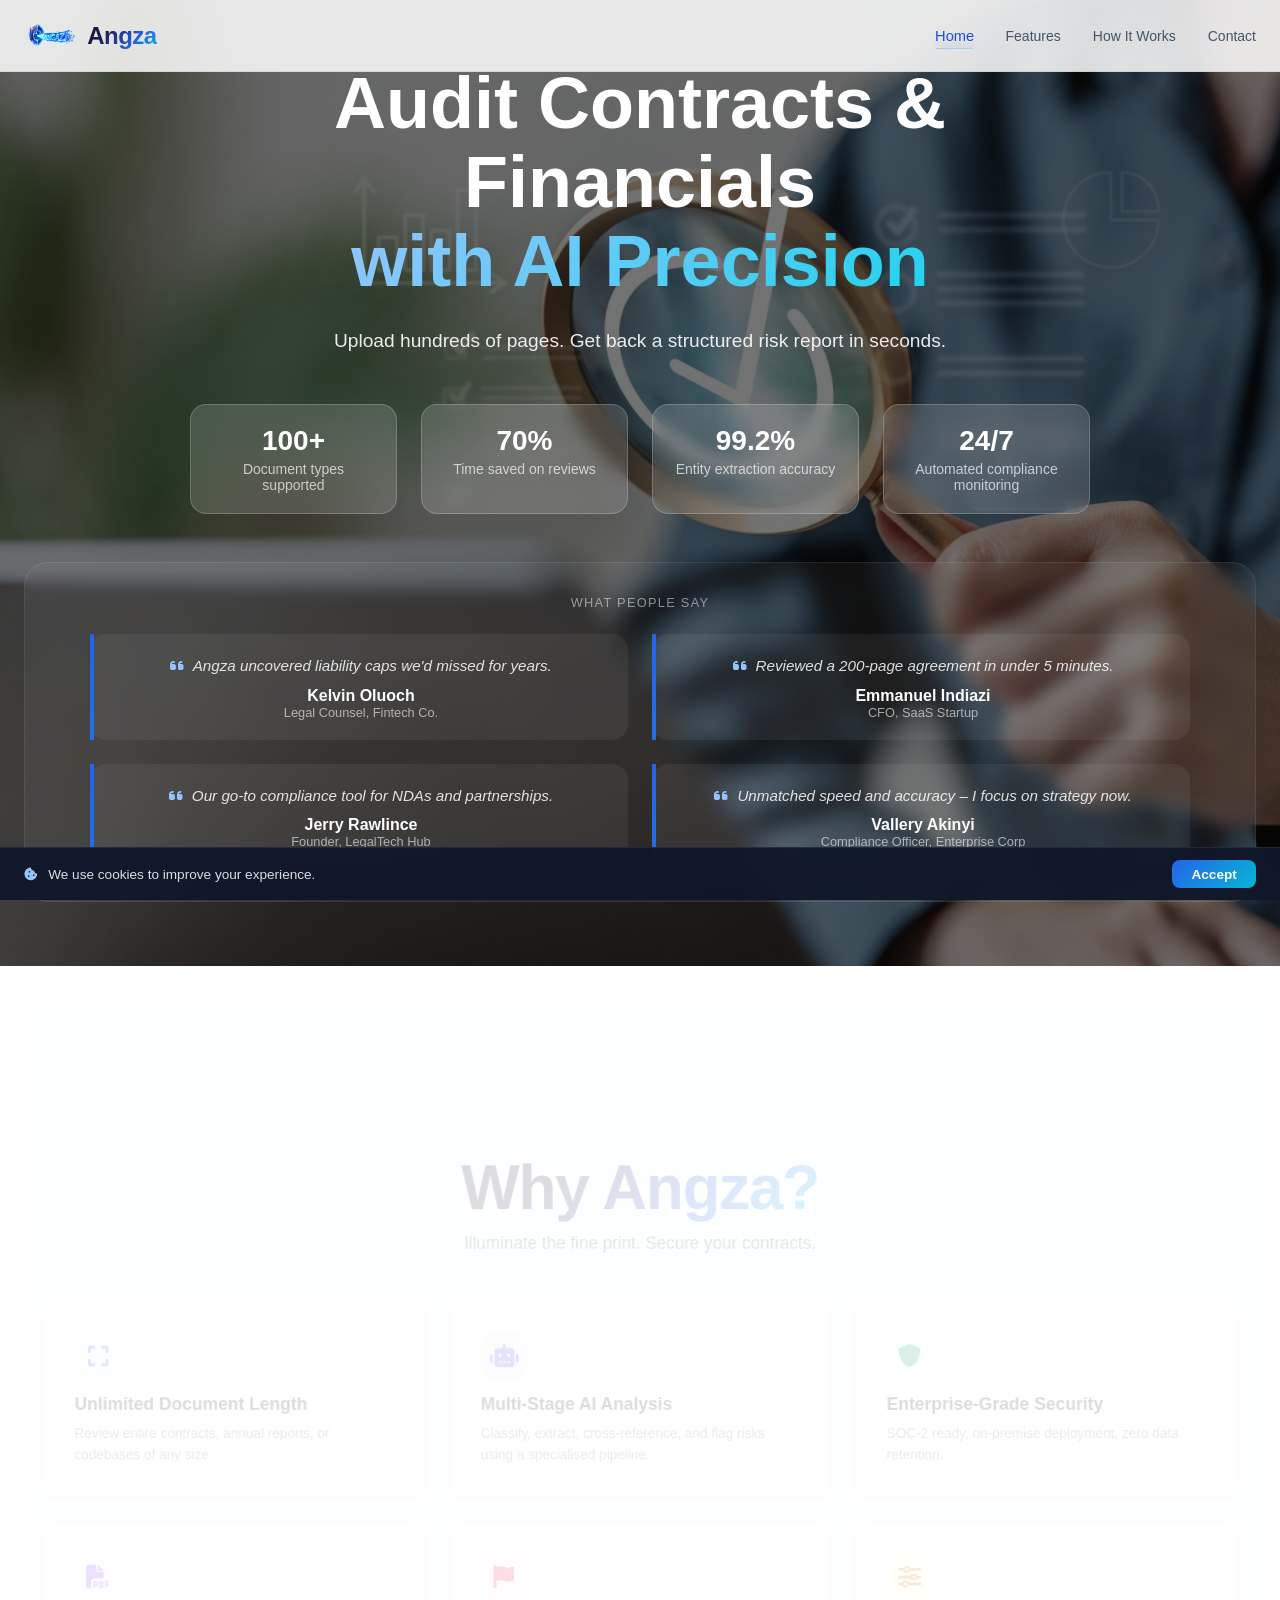
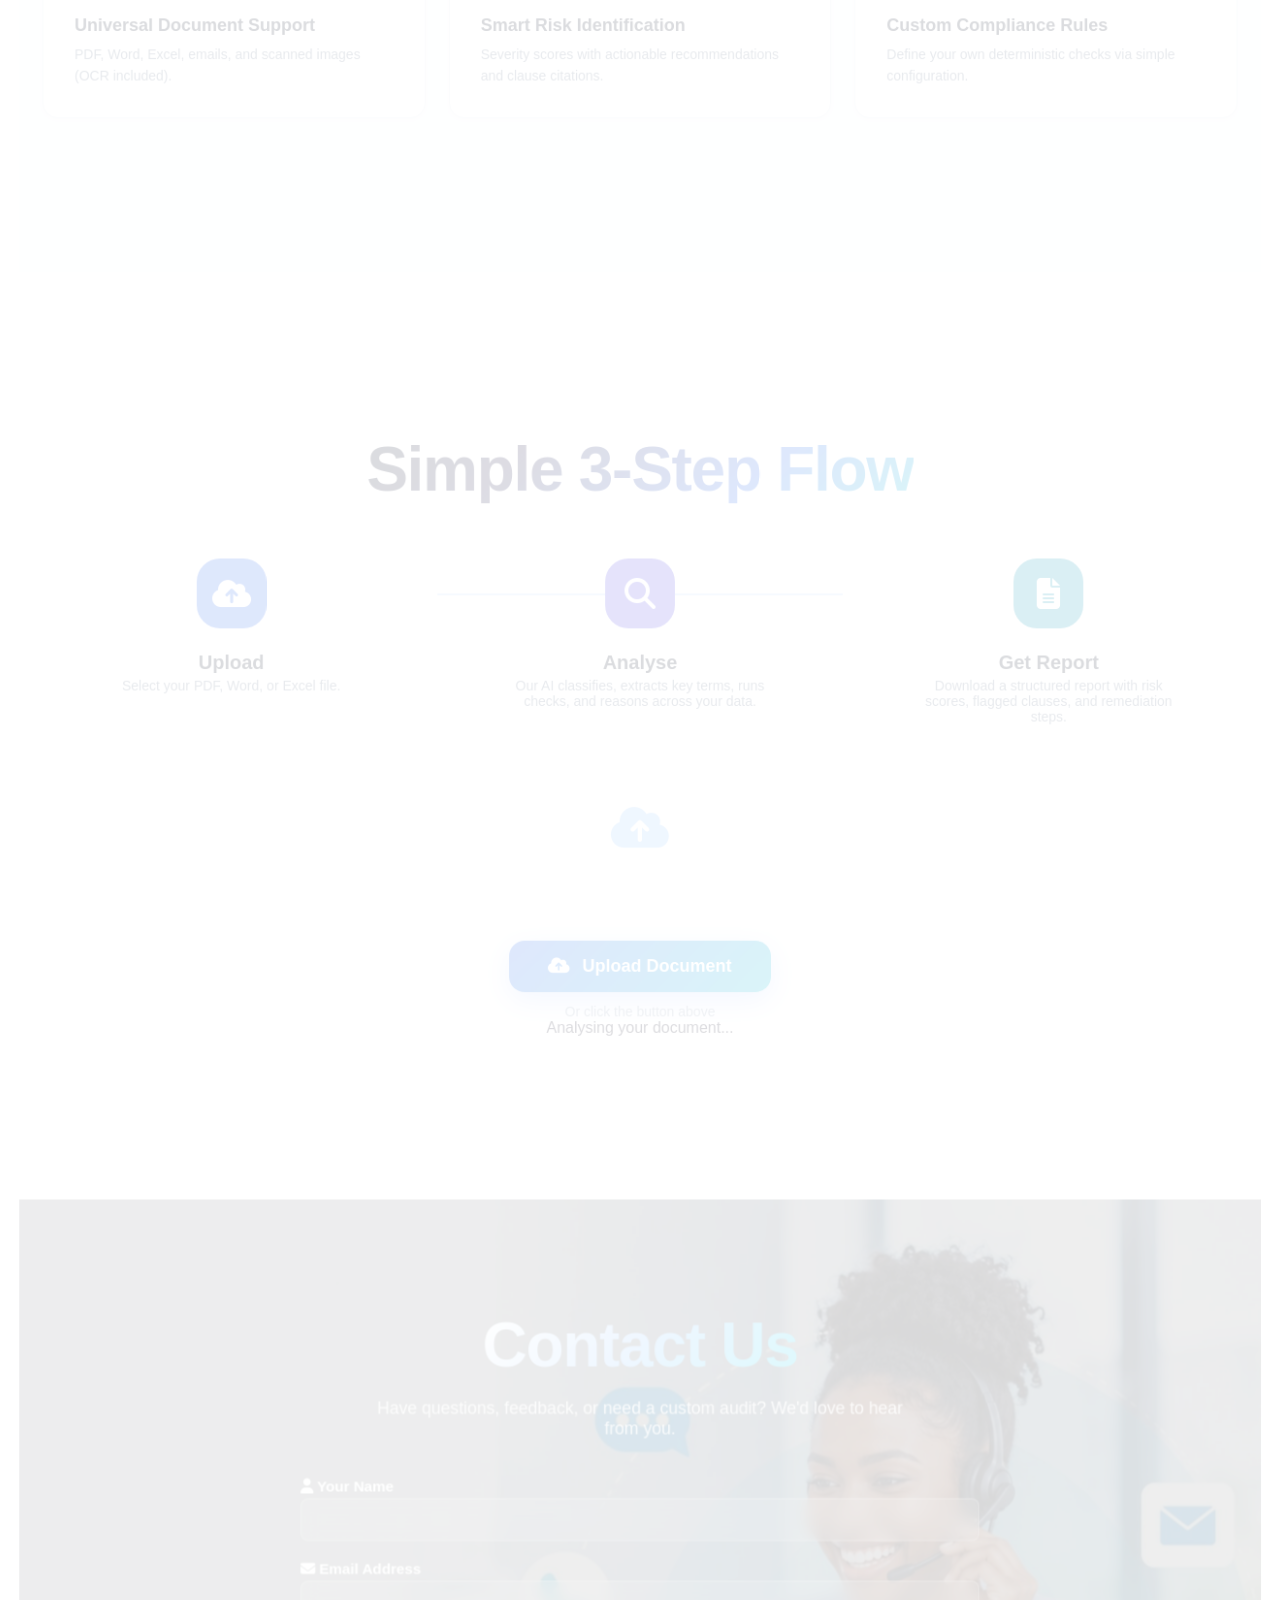
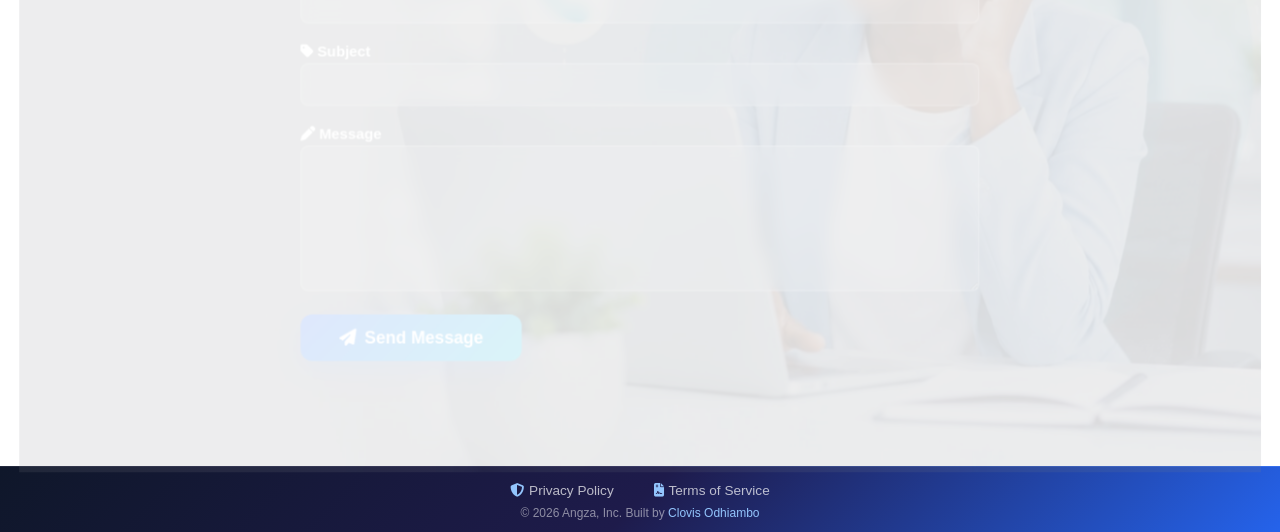
<file: frontend/index.html>
<!DOCTYPE html>
<html lang="en">
<head>
    <meta charset="UTF-8" />
    <meta name="viewport" content="width=device-width, initial-scale=1.0" />
    <meta http-equiv="Content-Security-Policy" content="default-src 'self'; script-src 'self' https://cdnjs.cloudflare.com; style-src 'self' https://cdnjs.cloudflare.com https://cdn.tailwindcss.com; img-src 'self' data:; font-src 'self' https://cdnjs.cloudflare.com; connect-src 'self' https://angza-backend.onrender.com http://localhost:8000;">
    <title>Angza – AI Auditor for Enterprises</title>
    <link rel="icon" href="assets/favicon.ico" type="image/x-icon" />
    <link rel="stylesheet" href="https://cdnjs.cloudflare.com/ajax/libs/font-awesome/6.5.0/css/all.min.css" />
    <link rel="stylesheet" href="css/style.css" />
</head>
<body>

    <!-- ========== NAVIGATION ========== -->
    <header class="glass-nav">
        <div class="nav-inner">
            <div class="brand">
                <img src="assets/logo.png" alt="Angza" />
                <span class="brand-name">Angza</span>
            </div>
            <button class="menu-toggle" id="menuToggle" aria-label="Toggle navigation">
                <i class="fas fa-bars"></i>
            </button>
            <div class="nav-menu" id="navMenu">
                <button class="nav-link active" data-section="home">Home</button>
                <button class="nav-link" data-section="features">Features</button>
                <button class="nav-link" data-section="how-it-works">How It Works</button>
                <button class="nav-link" data-section="contact">Contact</button>
            </div>
        </div>
    </header>

    <!-- ========== HOME ========== -->
    <section id="home" class="page active">
        <div class="hero-bg">
            <div class="hero-overlay"></div>
            <div class="hero-content">
                <div class="text-center">
                    <h1>Audit Contracts &amp; Financials <br /><span class="gradient-text">with AI Precision</span></h1>
                    <p>Upload hundreds of pages. Get back a structured risk report in seconds.</p>
                    <div class="hero-stats">
                        <div class="stat-card"><div class="number">100+</div><div class="label">Document types supported</div></div>
                        <div class="stat-card"><div class="number">70%</div><div class="label">Time saved on reviews</div></div>
                        <div class="stat-card"><div class="number">99.2%</div><div class="label">Entity extraction accuracy</div></div>
                        <div class="stat-card"><div class="number">24/7</div><div class="label">Automated compliance monitoring</div></div>
                    </div>
                    <div class="testimonials">
                        <div class="testimonials-header">What people say</div>
                        <div class="testimonials-grid">
                            <div class="testimonial-card">
                                <div class="quote"><i class="fas fa-quote-left"></i> Angza uncovered liability caps we'd missed for years.</div>
                                <div class="author">Kelvin Oluoch</div>
                                <div class="role">Legal Counsel, Fintech Co.</div>
                            </div>
                            <div class="testimonial-card">
                                <div class="quote"><i class="fas fa-quote-left"></i> Reviewed a 200‑page agreement in under 5 minutes.</div>
                                <div class="author">Emmanuel Indiazi</div>
                                <div class="role">CFO, SaaS Startup</div>
                            </div>
                            <div class="testimonial-card">
                                <div class="quote"><i class="fas fa-quote-left"></i> Our go‑to compliance tool for NDAs and partnerships.</div>
                                <div class="author">Jerry Rawlince</div>
                                <div class="role">Founder, LegalTech Hub</div>
                            </div>
                            <div class="testimonial-card">
                                <div class="quote"><i class="fas fa-quote-left"></i> Unmatched speed and accuracy – I focus on strategy now.</div>
                                <div class="author">Vallery Akinyi</div>
                                <div class="role">Compliance Officer, Enterprise Corp</div>
                            </div>
                        </div>
                    </div>
                </div>
            </div>
        </div>
    </section>

    <!-- ========== FEATURES ========== -->
    <section id="features" class="page features-section">
        <div class="container">
            <div class="text-center"><h2 class="section-title-hero">Why Angza?</h2><p class="section-subtitle">Illuminate the fine print. Secure your contracts.</p></div>
            <div class="features-grid">
                <div class="feature-card"><div class="feature-icon blue"><i class="fas fa-expand"></i></div><h3>Unlimited Document Length</h3><p>Review entire contracts, annual reports, or codebases of any size.</p></div>
                <div class="feature-card"><div class="feature-icon indigo"><i class="fas fa-robot"></i></div><h3>Multi-Stage AI Analysis</h3><p>Classify, extract, cross-reference, and flag risks using a specialised pipeline.</p></div>
                <div class="feature-card"><div class="feature-icon emerald"><i class="fas fa-shield"></i></div><h3>Enterprise-Grade Security</h3><p>SOC-2 ready, on-premise deployment, zero data retention.</p></div>
                <div class="feature-card"><div class="feature-icon purple"><i class="fas fa-file-pdf"></i></div><h3>Universal Document Support</h3><p>PDF, Word, Excel, emails, and scanned images (OCR included).</p></div>
                <div class="feature-card"><div class="feature-icon rose"><i class="fas fa-flag"></i></div><h3>Smart Risk Identification</h3><p>Severity scores with actionable recommendations and clause citations.</p></div>
                <div class="feature-card"><div class="feature-icon amber"><i class="fas fa-sliders-h"></i></div><h3>Custom Compliance Rules</h3><p>Define your own deterministic checks via simple configuration.</p></div>
            </div>
        </div>
    </section>

    <!-- ========== HOW IT WORKS ========== -->
    <section id="how-it-works" class="page how-section">
        <div class="container">
            <div class="text-center"><h2 class="section-title-hero">Simple 3‑Step Flow</h2></div>
            <div class="steps-grid">
                <div class="step-connector"></div>
                <div class="step-item"><div class="step-icon upload"><i class="fas fa-cloud-upload-alt"></i></div><h3>Upload</h3><p>Select your PDF, Word, or Excel file.</p></div>
                <div class="step-item"><div class="step-icon analyse"><i class="fas fa-search"></i></div><h3>Analyse</h3><p>Our AI classifies, extracts key terms, runs checks, and reasons across your data.</p></div>
                <div class="step-item"><div class="step-icon report"><i class="fas fa-file-alt"></i></div><h3>Get Report</h3><p>Download a structured report with risk scores, flagged clauses, and remediation steps.</p></div>
            </div>
            <div class="upload-area">
                <div class="drop-zone" id="dropZone"><i class="fas fa-cloud-upload-alt"></i><p>Drop your document here, or click to browse</p><span class="drop-hint">Supports PDF, Word, Excel, TXT</span></div>
                <input type="file" id="fileInput" class="hidden" accept=".pdf,.doc,.docx,.xls,.xlsx,.txt" />
                <div class="upload-preview" id="uploadPreview"><i class="fas fa-file file-icon"></i><span class="file-name" id="fileName">file.pdf</span><span class="file-size" id="fileSize">12.4 KB</span><button class="file-remove" id="fileRemove"><i class="fas fa-times"></i></button></div>
                <button id="uploadBtn" class="btn-upload" style="margin-top:0.5rem;"><i class="fas fa-cloud-upload-alt"></i> Upload Document</button>
                <p class="upload-hint">Or click the button above</p>
                <div id="loading"><div class="spinner"></div><p>Analysing your document...</p></div>
                <div id="results"></div>
                <div id="downloadSection"><h4><i class="fas fa-download"></i> Download Report</h4><div class="download-buttons"><button id="downloadPdf" class="btn-download pdf"><i class="fas fa-file-pdf"></i> PDF</button><button id="downloadExcel" class="btn-download excel"><i class="fas fa-file-excel"></i> Excel</button><button id="downloadJson" class="btn-download json"><i class="fas fa-file-code"></i> JSON</button></div><p>Download the audit report in your preferred format.</p></div>
            </div>
        </div>
    </section>

    <!-- ========== CONTACT ========== -->
    <section id="contact" class="page contact-section">
        <div class="contact-overlay"></div>
        <div class="container">
            <div class="text-center"><h2 class="section-title-hero">Contact Us</h2><p class="section-subtitle">Have questions, feedback, or need a custom audit? We'd love to hear from you.</p></div>
            <form class="contact-form" action="https://api.staticforms.dev/submit" method="post" id="contactForm">
                <input type="hidden" name="apiKey" value="sf_dfdd7993f0b99fbdbc81967e">
                <input type="hidden" name="redirectTo" value="">
                <label for="name"><i class="fas fa-user"></i> Your Name</label><input type="text" id="name" name="name" required />
                <label for="email"><i class="fas fa-envelope"></i> Email Address</label><input type="email" id="email" name="email" required />
                <label for="subject"><i class="fas fa-tag"></i> Subject</label><input type="text" id="subject" name="subject" />
                <label for="message"><i class="fas fa-pen"></i> Message</label><textarea id="message" name="message" required></textarea>
                <button type="submit" class="btn-submit" id="submitBtn"><i class="fas fa-paper-plane"></i> Send Message</button>
            </form>
            <div id="formSuccess" class="form-success"><i class="fas fa-check-circle"></i> Thank you! Your message has been sent.</div>
            <div id="formError" class="form-error"><i class="fas fa-exclamation-circle"></i> Something went wrong. Please try again.</div>
        </div>
    </section>

    <!-- ========== FOOTER ========== -->
    <footer class="site-footer">
        <div class="footer-links">
            <button class="nav-link-footer" id="privacyLink"><i class="fas fa-shield-alt"></i> Privacy Policy</button>
            <button class="nav-link-footer" id="termsLink"><i class="fas fa-file-contract"></i> Terms of Service</button>
        </div>
        <div class="footer-copy">&copy; 2026 Angza, Inc. Built by <span class="highlight">Clovis Odhiambo</span></div>
    </footer>

    <!-- ========== PRIVACY POLICY MODAL ========== -->
    <div class="modal-overlay" id="privacyModal">
        <div class="modal-box">
            <button class="modal-close" id="privacyClose">&times;</button>
            <h2><i class="fas fa-shield-alt"></i> Privacy Policy</h2>
            <p class="legal-meta"><strong>Last updated:</strong> August 2026</p>
            <p>Angza ("we", "our", "us") respects your privacy. This policy explains how we handle your data.</p>
            <h3>Data We Collect</h3>
            <ul>
                <li><strong>Uploaded Documents:</strong> We process the content of your documents in memory to generate audit reports. We do <strong>not</strong> store them permanently. They are deleted immediately after the audit is completed.</li>
                <li><strong>Contact Information:</strong> If you use the contact form, we collect your name, email, and message solely to respond to your inquiry.</li>
            </ul>
            <h3>How We Use Your Data</h3>
            <ul>
                <li>To provide and improve the audit service.</li>
                <li>To respond to your messages and support requests.</li>
                <li>To monitor usage and prevent abuse.</li>
            </ul>
            <h3>Data Sharing</h3>
            <p>We do <strong>not</strong> share your personal data or document content with third parties, except as required by law.</p>
            <h3>Data Retention</h3>
            <ul>
                <li>Uploaded documents are <strong>deleted immediately</strong> after the audit.</li>
                <li>Contact form submissions are retained for up to 30 days and then deleted.</li>
            </ul>
            <h3>Your Rights</h3>
            <ul>
                <li>Request access to your data.</li>
                <li>Ask us to correct or delete your personal data.</li>
                <li>Withdraw consent at any time.</li>
            </ul>
            <p>Contact: <strong>clovisodhiambo44@gmail.com</strong></p>
        </div>
    </div>

    <!-- ========== TERMS OF SERVICE MODAL ========== -->
    <div class="modal-overlay" id="termsModal">
        <div class="modal-box">
            <button class="modal-close" id="termsClose">&times;</button>
            <h2><i class="fas fa-file-contract"></i> Terms of Service</h2>
            <p class="legal-meta"><strong>Last updated:</strong> August 2026</p>
            <p>By using Angza ("we", "our", "us"), you agree to the following terms.</p>
            <h3>Acceptance of Terms</h3>
            <p>By accessing or using our service, you agree to be bound by these terms.</p>
            <h3>Description of Service</h3>
            <p>Angza provides an AI‑powered contract and financial document auditing tool. The service is provided "as is" and does not constitute legal advice.</p>
            <h3>User Responsibilities</h3>
            <ul>
                <li>You are responsible for the content you upload.</li>
                <li>You must not upload illegal or harmful content.</li>
                <li>You agree not to misuse the service.</li>
            </ul>
            <h3>Disclaimer of Warranties</h3>
            <p>The service is provided "as is". We do not guarantee error‑free results.</p>
            <h3>Limitation of Liability</h3>
            <p>Angza is not liable for indirect, incidental, or consequential damages.</p>
            <h3>Changes to Terms</h3>
            <p>We may update these terms at any time. Continued use constitutes acceptance.</p>
            <p>Contact: <strong>clovisodhiambo44@gmail.com</strong></p>
        </div>
    </div>

    <!-- ========== COOKIE BANNER ========== -->
    <div class="cookie-banner" id="cookieBanner">
        <p><i class="fas fa-cookie-bite"></i> We use cookies to improve your experience.</p>
        <button class="btn-cookie" id="cookieAccept">Accept</button>
    </div>

    <script src="js/app.js"></script>
</body>
</html>
</file>
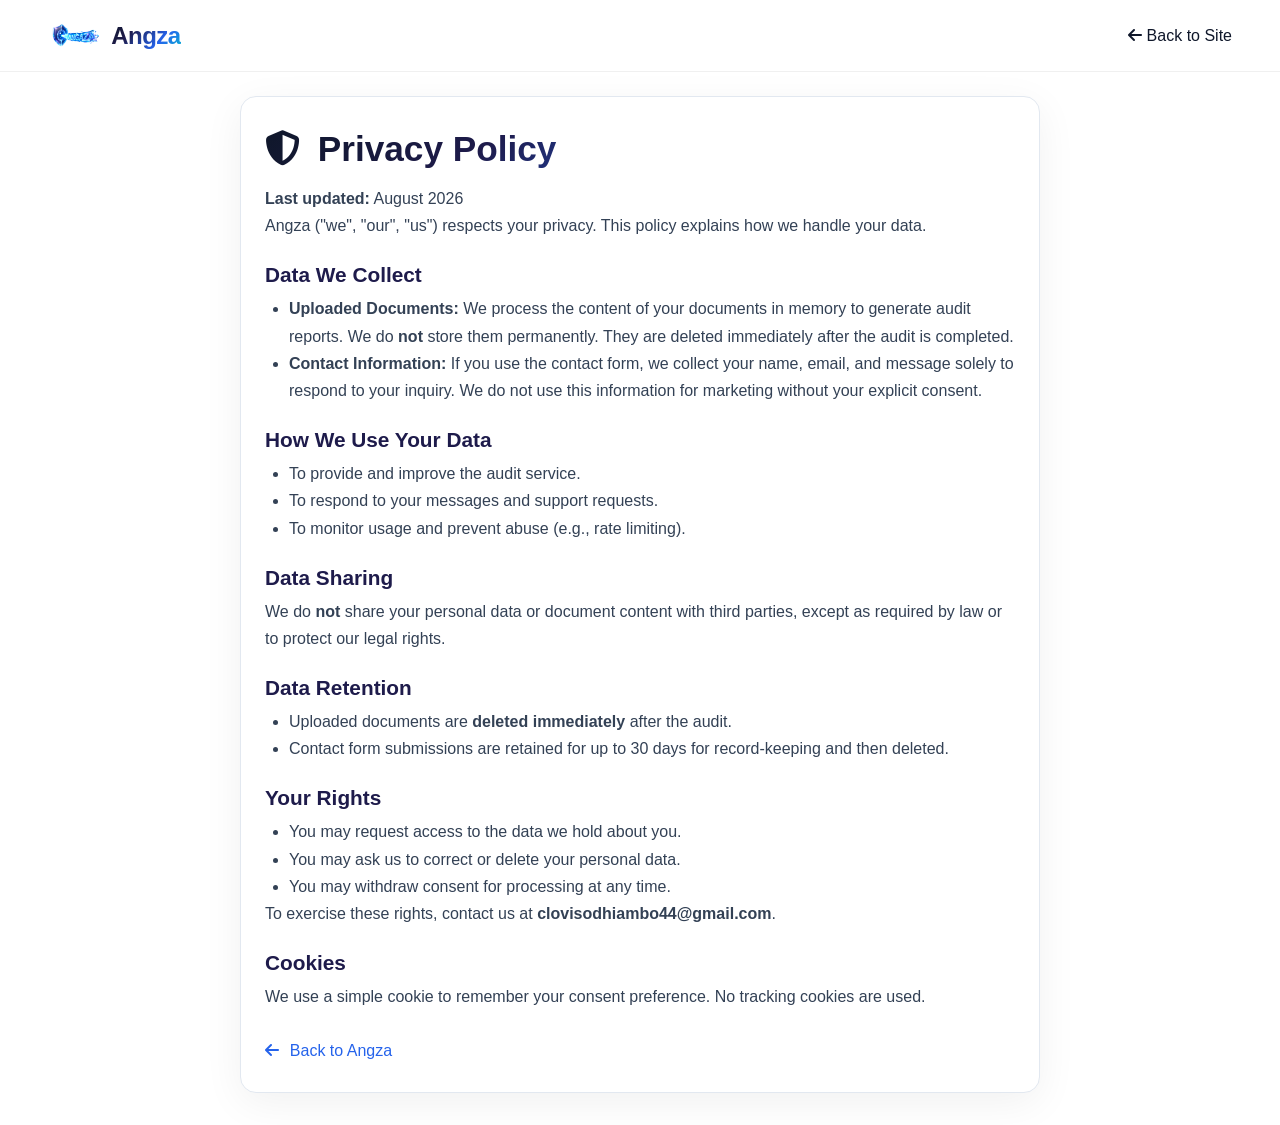
<file: frontend/privacy.html>
<!DOCTYPE html>
<html lang="en">
<head>
    <meta charset="UTF-8" />
    <meta name="viewport" content="width=device-width, initial-scale=1.0" />
    <title>Privacy Policy – Angza</title>
    <link rel="icon" href="assets/favicon.ico" type="image/x-icon" />
    <link rel="stylesheet" href="https://cdnjs.cloudflare.com/ajax/libs/font-awesome/6.5.0/css/all.min.css" />
    <link rel="stylesheet" href="css/style.css" />
    <style>
        .legal-page {
            max-width: 800px;
            margin: 6rem auto 2rem;
            padding: 2rem 1.5rem;
            background: #ffffff;
            border-radius: 1rem;
            box-shadow: 0 10px 40px rgba(0,0,0,0.06);
            border: 1px solid #e2e8f0;
        }
        .legal-page h1 {
            font-size: 2.2rem;
            font-weight: 800;
            color: #0f172a;
            background: linear-gradient(135deg, #0f172a 0%, #1E1B4B 30%, #2563EB 70%, #06B6D4 100%);
            -webkit-background-clip: text;
            -webkit-text-fill-color: transparent;
            background-clip: text;
            margin-bottom: 1rem;
        }
        .legal-page h2 {
            font-size: 1.3rem;
            font-weight: 600;
            color: #1E1B4B;
            margin: 1.5rem 0 0.5rem;
        }
        .legal-page p, .legal-page li {
            font-size: 1rem;
            line-height: 1.7;
            color: #334155;
        }
        .legal-page ul {
            padding-left: 1.5rem;
        }
        .legal-page .back-link {
            display: inline-block;
            margin-top: 2rem;
            color: #2563EB;
            text-decoration: none;
            font-weight: 500;
        }
        .legal-page .back-link i {
            margin-right: 0.4rem;
        }
        .legal-page .back-link:hover {
            text-decoration: underline;
        }
        .glass-nav {
            position: fixed;
            top: 0;
            left: 0;
            right: 0;
            z-index: 9999;
            background: rgba(255, 255, 255, 0.85);
            backdrop-filter: blur(16px);
            border-bottom: 1px solid rgba(0, 0, 0, 0.06);
            height: 72px;
            display: flex;
            align-items: center;
            padding: 0 1.5rem;
        }
        .glass-nav .nav-inner {
            max-width: 1280px;
            width: 100%;
            margin: 0 auto;
            display: flex;
            align-items: center;
            justify-content: space-between;
        }
        .brand {
            display: flex;
            align-items: center;
            gap: 0.75rem;
        }
        .brand img {
            height: 34px;
            width: auto;
        }
        .brand-name {
            font-size: 1.5rem;
            font-weight: 800;
            background: linear-gradient(135deg, #0f172a 0%, #1E1B4B 30%, #2563EB 70%, #06B6D4 100%);
            -webkit-background-clip: text;
            -webkit-text-fill-color: transparent;
            background-clip: text;
            letter-spacing: -0.02em;
        }
        @media (max-width: 640px) {
            .legal-page { margin: 5rem 1rem 2rem; padding: 1.5rem; }
            .legal-page h1 { font-size: 1.8rem; }
        }
    </style>
</head>
<body>

    <!-- ========== NAVIGATION ========== -->
    <header class="glass-nav">
        <div class="nav-inner">
            <div class="brand">
                <img src="assets/logo.png" alt="Angza" />
                <span class="brand-name">Angza</span>
            </div>
            <a href="index.html" style="color:#0f172a; text-decoration:none; font-weight:500;">
                <i class="fas fa-arrow-left"></i> Back to Site
            </a>
        </div>
    </header>

    <!-- ========== CONTENT ========== -->
    <div class="legal-page">
        <h1><i class="fas fa-shield-alt" style="color:#2563EB; margin-right:0.5rem;"></i> Privacy Policy</h1>
        <p><strong>Last updated:</strong> August 2026</p>
        <p>Angza ("we", "our", "us") respects your privacy. This policy explains how we handle your data.</p>

        <h2>Data We Collect</h2>
        <ul>
            <li><strong>Uploaded Documents:</strong> We process the content of your documents in memory to generate audit reports. We do <strong>not</strong> store them permanently. They are deleted immediately after the audit is completed.</li>
            <li><strong>Contact Information:</strong> If you use the contact form, we collect your name, email, and message solely to respond to your inquiry. We do not use this information for marketing without your explicit consent.</li>
        </ul>

        <h2>How We Use Your Data</h2>
        <ul>
            <li>To provide and improve the audit service.</li>
            <li>To respond to your messages and support requests.</li>
            <li>To monitor usage and prevent abuse (e.g., rate limiting).</li>
        </ul>

        <h2>Data Sharing</h2>
        <p>We do <strong>not</strong> share your personal data or document content with third parties, except as required by law or to protect our legal rights.</p>

        <h2>Data Retention</h2>
        <ul>
            <li>Uploaded documents are <strong>deleted immediately</strong> after the audit.</li>
            <li>Contact form submissions are retained for up to 30 days for record‑keeping and then deleted.</li>
        </ul>

        <h2>Your Rights</h2>
        <ul>
            <li>You may request access to the data we hold about you.</li>
            <li>You may ask us to correct or delete your personal data.</li>
            <li>You may withdraw consent for processing at any time.</li>
        </ul>
        <p>To exercise these rights, contact us at <strong>clovisodhiambo44@gmail.com</strong>.</p>

        <h2>Cookies</h2>
        <p>We use a simple cookie to remember your consent preference. No tracking cookies are used.</p>

        <a href="index.html" class="back-link"><i class="fas fa-arrow-left"></i> Back to Angza</a>
    </div>

</body>
</html>
</file>
<file: frontend/css/style.css>
/* ===== RESET & BASE ===== */
* {
    margin: 0;
    padding: 0;
    box-sizing: border-box;
}

html {
    scroll-behavior: auto;
}

body {
    font-family: -apple-system, BlinkMacSystemFont, 'Segoe UI', Roboto, 'Helvetica Neue', Arial, sans-serif;
    background: #ffffff;
    color: #1a1a2e;
    overflow-x: hidden;
}

/* ===== PAGE TRANSITIONS – Fade + Slide ===== */
.page {
    opacity: 0;
    transform: translateY(30px) scale(0.98);
    transition: opacity 0.8s cubic-bezier(0.23, 1, 0.32, 1),
                transform 0.9s cubic-bezier(0.23, 1, 0.32, 1);
    will-change: opacity, transform;
    margin: 0;
    padding: 0;
    min-height: 100vh;
    display: flex;
    align-items: center;
    justify-content: center;
    width: 100%;
    position: relative;
    z-index: 1;
}

.page > * {
    width: 100%;
}

.page.active {
    opacity: 1;
    transform: translateY(0) scale(1);
    z-index: 2;
    pointer-events: auto;
}

.page:not(.active) {
    opacity: 0.15;
    transform: translateY(20px) scale(0.97);
    pointer-events: none;
    transition: opacity 0.6s cubic-bezier(0.23, 1, 0.32, 1),
                transform 0.7s cubic-bezier(0.23, 1, 0.32, 1);
}

/* ===== HERO SECTION ===== */
.hero-bg {
    background-image: url('../assets/bg.jpg');
    background-size: cover;
    background-position: center;
    background-repeat: no-repeat;
    position: relative;
    width: 100%;
    min-height: 100vh;
    display: flex;
    align-items: center;
}

.hero-overlay {
    position: absolute;
    inset: 0;
    background: rgba(0, 0, 0, 0.55);
    z-index: 0;
}

.hero-content {
    position: relative;
    z-index: 1;
    width: 100%;
    padding: 4rem 1.5rem;
}

.hero-content h1 {
    color: #ffffff;
    font-size: clamp(2.5rem, 6vw, 4.5rem);
    font-weight: 800;
    line-height: 1.1;
    max-width: 900px;
    margin: 0 auto;
}

.hero-content p {
    color: rgba(255, 255, 255, 0.9);
    font-size: clamp(1rem, 1.5vw, 1.25rem);
    max-width: 650px;
    margin: 1.5rem auto 0;
    line-height: 1.6;
}

.gradient-text {
    background: linear-gradient(135deg, #93C5FD 0%, #22D3EE 100%);
    -webkit-background-clip: text;
    -webkit-text-fill-color: transparent;
    background-clip: text;
}

/* Hero Stats */
.hero-stats {
    display: grid;
    grid-template-columns: repeat(2, 1fr);
    gap: 1rem;
    max-width: 900px;
    margin: 3rem auto 0;
}

@media (min-width: 768px) {
    .hero-stats {
        grid-template-columns: repeat(4, 1fr);
        gap: 1.5rem;
    }
}

.stat-card {
    background: rgba(255, 255, 255, 0.15);
    backdrop-filter: blur(8px);
    border-radius: 1rem;
    padding: 1.25rem;
    border: 1px solid rgba(255, 255, 255, 0.2);
    text-align: center;
}

.stat-card .number {
    font-size: 1.75rem;
    font-weight: 700;
    color: #ffffff;
}

.stat-card .label {
    font-size: 0.875rem;
    color: rgba(255, 255, 255, 0.7);
    margin-top: 0.25rem;
}

/* ===== FEATURES SECTION ===== */
.features-section {
    background: #f8fafc;
    padding: 5rem 1.5rem;
}

.features-section .container {
    max-width: 1280px;
    margin: 0 auto;
}

.section-title-hero {
    font-size: clamp(3rem, 5vw, 4.5rem);
    font-weight: 800;
    color: #0f172a;
    margin: 0 auto;
    background: linear-gradient(135deg, #0f172a 0%, #1E1B4B 30%, #2563EB 70%, #06B6D4 100%);
    -webkit-background-clip: text;
    -webkit-text-fill-color: transparent;
    background-clip: text;
    display: inline-block;
    letter-spacing: -0.02em;
    line-height: 1.1;
}

.section-subtitle {
    color: #475569;
    max-width: 550px;
    margin: 0.75rem auto 0;
    font-size: 1.1rem;
}

.features-grid {
    display: grid;
    grid-template-columns: 1fr;
    gap: 1.5rem;
    margin-top: 3rem;
}

@media (min-width: 768px) {
    .features-grid {
        grid-template-columns: repeat(3, 1fr);
    }
}

.feature-card {
    background: #ffffff;
    border-radius: 1rem;
    padding: 2rem;
    border: 1px solid #e2e8f0;
    box-shadow: 0 1px 3px rgba(0, 0, 0, 0.04);
    transition: transform 0.3s ease, box-shadow 0.3s ease;
}

.feature-card:hover {
    transform: translateY(-6px);
    box-shadow: 0 24px 48px -12px rgba(0, 0, 0, 0.15);
}

.feature-icon {
    width: 48px;
    height: 48px;
    border-radius: 0.75rem;
    display: flex;
    align-items: center;
    justify-content: center;
    font-size: 1.5rem;
    margin-bottom: 1rem;
}

.feature-icon.blue { background: #eff6ff; color: #2563EB; }
.feature-icon.indigo { background: #eef2ff; color: #4F46E5; }
.feature-icon.emerald { background: #ecfdf5; color: #059669; }
.feature-icon.purple { background: #f5f3ff; color: #7C3AED; }
.feature-icon.rose { background: #fff1f2; color: #e11d48; }
.feature-icon.amber { background: #fffbeb; color: #d97706; }

.feature-card h3 {
    font-size: 1.125rem;
    font-weight: 600;
    color: #0f172a;
    margin-bottom: 0.5rem;
}

.feature-card p {
    font-size: 0.875rem;
    color: #64748b;
    line-height: 1.6;
}

/* ===== HOW IT WORKS ===== */
.how-section {
    background: #ffffff;
    padding: 5rem 1.5rem;
}

.how-section .container {
    max-width: 1280px;
    margin: 0 auto;
}

.how-section .section-title-hero {
    margin-bottom: 0.5rem;
}

.steps-grid {
    display: grid;
    grid-template-columns: 1fr;
    gap: 2rem;
    margin-top: 3rem;
    position: relative;
}

@media (min-width: 768px) {
    .steps-grid {
        grid-template-columns: repeat(3, 1fr);
        gap: 2rem;
    }
}

.step-item {
    text-align: center;
    position: relative;
    z-index: 1;
}

.step-icon {
    display: inline-flex;
    align-items: center;
    justify-content: center;
    width: 72px;
    height: 72px;
    border-radius: 1.5rem;
    font-size: 2rem;
    color: #ffffff;
    transition: all 0.4s cubic-bezier(0.23, 1, 0.32, 1);
    margin-bottom: 1rem;
}

.step-icon.upload { background: #2563EB; }
.step-icon.analyse { background: #4F46E5; }
.step-icon.report { background: #0891B2; }

.step-icon:hover {
    transform: translateY(-8px) scale(1.08);
}

.step-icon.upload:hover { box-shadow: 0 0 30px rgba(37, 99, 235, 0.5); }
.step-icon.analyse:hover { box-shadow: 0 0 30px rgba(79, 70, 229, 0.5); }
.step-icon.report:hover { box-shadow: 0 0 30px rgba(8, 145, 178, 0.5); }

.step-icon:hover i {
    animation: iconPulse 0.6s ease infinite alternate;
}

@keyframes iconPulse {
    0% { transform: scale(1); }
    100% { transform: scale(1.1); }
}

.step-item h3 {
    font-size: 1.25rem;
    font-weight: 600;
    color: #0f172a;
    margin-top: 0.5rem;
}

.step-item p {
    font-size: 0.875rem;
    color: #64748b;
    max-width: 280px;
    margin: 0.25rem auto 0;
}

.step-connector {
    display: none;
}

@media (min-width: 768px) {
    .step-connector {
        display: block;
        position: absolute;
        top: 36px;
        left: 33%;
        right: 33%;
        height: 2px;
        background: #bfdbfe;
        z-index: 0;
    }
}

/* ===== UPLOAD SECTION ===== */
.upload-area {
    text-align: center;
    margin-top: 3rem;
}

.btn-upload {
    background: linear-gradient(135deg, #2563EB 0%, #06B6D4 100%);
    color: #ffffff;
    padding: 1rem 2.5rem;
    border-radius: 1rem;
    font-size: 1.125rem;
    font-weight: 600;
    border: none;
    cursor: pointer;
    display: inline-flex;
    align-items: center;
    gap: 0.75rem;
    transition: all 0.3s ease;
    box-shadow: 0 8px 30px rgba(37, 99, 235, 0.35);
}

.btn-upload:hover {
    transform: scale(1.04);
    box-shadow: 0 12px 40px rgba(37, 99, 235, 0.5);
}

.btn-upload:disabled {
    opacity: 0.6;
    cursor: not-allowed;
    transform: none;
}

.btn-upload .spinner {
    display: inline-block;
    width: 1.25rem;
    height: 1.25rem;
    border: 3px solid rgba(255, 255, 255, 0.3);
    border-top-color: #ffffff;
    border-radius: 50%;
    animation: spin 0.8s linear infinite;
}

@keyframes spin {
    to { transform: rotate(360deg); }
}

.upload-hint {
    font-size: 0.875rem;
    color: #94a3b8;
    margin-top: 0.75rem;
}

/* ===== RESULTS ===== */
#results {
    display: none;
    margin: 2rem auto 0;
    padding: 1.5rem;
    background: #ffffff;
    border-radius: 1.5rem;
    box-shadow: 0 10px 40px rgba(0, 0, 0, 0.06);
    border: 1px solid #e2e8f0;
    text-align: left;
    max-width: 900px;
}

#results.visible {
    display: block;
}

.result-header {
    display: flex;
    align-items: center;
    justify-content: space-between;
    flex-wrap: wrap;
    gap: 0.75rem;
    margin-bottom: 1.5rem;
}

.result-header h3 {
    font-size: 1.25rem;
    font-weight: 700;
    color: #0f172a;
}

.risk-score {
    display: inline-block;
    padding: 0.25rem 1rem;
    border-radius: 9999px;
    font-weight: 700;
    font-size: 1.125rem;
}

.risk-low { background: #d1fae5; color: #065f46; }
.risk-medium { background: #fef3c7; color: #92400e; }
.risk-high { background: #fee2e2; color: #991b1b; }

.result-section {
    margin-top: 1.25rem;
}

.result-section h4 {
    font-weight: 600;
    color: #334155;
    font-size: 0.95rem;
    margin-bottom: 0.5rem;
}

.result-section .key-terms {
    display: grid;
    grid-template-columns: 1fr 1fr;
    gap: 0.25rem 1rem;
    font-size: 0.875rem;
}

.key-terms dt {
    font-weight: 500;
    color: #64748b;
}

.key-terms dd {
    color: #0f172a;
}

.finding-item {
    border-left: 4px solid #3B82F6;
    padding: 0.5rem 0 0.5rem 1rem;
    margin-top: 0.5rem;
}

.finding-item .finding-clause {
    font-weight: 500;
    color: #0f172a;
}

.finding-item .finding-issue {
    font-size: 0.875rem;
    color: #475569;
}

.finding-item .finding-recommendation {
    font-size: 0.875rem;
    color: #475569;
    margin-top: 0.25rem;
}

.finding-item .finding-recommendation strong {
    color: #0f172a;
}

.finding-item .severity {
    font-size: 0.75rem;
    font-weight: 600;
    text-transform: uppercase;
    letter-spacing: 0.05em;
    margin-top: 0.25rem;
}

.severity-high { color: #dc2626; }
.severity-medium { color: #d97706; }
.severity-low { color: #059669; }

.red-flag {
    color: #dc2626;
    display: flex;
    align-items: center;
    gap: 0.5rem;
    padding: 0.25rem 0;
}

.red-flag i { font-size: 0.875rem; }

.result-footer {
    font-size: 0.75rem;
    color: #94a3b8;
    border-top: 1px solid #e2e8f0;
    padding-top: 0.75rem;
    margin-top: 1.25rem;
}

/* ===== DOWNLOAD SECTION ===== */
#downloadSection {
    display: none;
    margin-top: 1.5rem;
    padding: 1rem 1.5rem;
    background: #f8fafc;
    border-radius: 1rem;
    border: 1px solid #e2e8f0;
}

#downloadSection.visible {
    display: block;
}

#downloadSection h4 {
    font-size: 0.95rem;
    font-weight: 600;
    color: #0f172a;
    margin-bottom: 0.75rem;
}

.download-buttons {
    display: flex;
    flex-wrap: wrap;
    gap: 0.75rem;
    margin-top: 0.5rem;
}

.btn-download {
    display: inline-flex;
    align-items: center;
    gap: 0.5rem;
    padding: 0.5rem 1.25rem;
    border-radius: 0.5rem;
    font-size: 0.85rem;
    font-weight: 600;
    text-decoration: none;
    transition: all 0.3s ease;
    border: none;
    cursor: pointer;
}

.btn-download:hover {
    transform: translateY(-2px);
}

.btn-download.pdf {
    background: #dc2626;
    color: #fff;
}
.btn-download.pdf:hover {
    box-shadow: 0 4px 15px rgba(220, 38, 38, 0.4);
}
.btn-download.excel {
    background: #16a34a;
    color: #fff;
}
.btn-download.excel:hover {
    box-shadow: 0 4px 15px rgba(22, 163, 74, 0.4);
}
.btn-download.json {
    background: #f59e0b;
    color: #fff;
}
.btn-download.json:hover {
    box-shadow: 0 4px 15px rgba(245, 158, 11, 0.4);
}

/* ===== GLASS NAVIGATION ===== */
.glass-nav {
    position: fixed;
    top: 0;
    left: 0;
    right: 0;
    z-index: 9999;
    background: rgba(255, 255, 255, 0.85);
    backdrop-filter: blur(16px);
    -webkit-backdrop-filter: blur(16px);
    border-bottom: 1px solid rgba(0, 0, 0, 0.06);
    height: 72px;
    display: flex;
    align-items: center;
    pointer-events: auto;
}

.glass-nav .nav-inner {
    max-width: 1280px;
    width: 100%;
    margin: 0 auto;
    padding: 0 1.5rem;
    display: flex;
    align-items: center;
    justify-content: space-between;
}

.glass-nav .brand {
    display: flex;
    align-items: center;
    gap: 0.75rem;
}

.glass-nav .brand img {
    height: 34px;
    width: auto;
    display: block;
}

.brand-name {
    font-size: 1.5rem;
    font-weight: 800;
    background: linear-gradient(135deg, #0f172a 0%, #1E1B4B 30%, #2563EB 70%, #06B6D4 100%);
    -webkit-background-clip: text;
    -webkit-text-fill-color: transparent;
    background-clip: text;
    letter-spacing: -0.02em;
}

.nav-links {
    display: flex;
    gap: 2rem;
    align-items: center;
}

@media (max-width: 768px) {
    .nav-links {
        display: none;
    }
}

.nav-link {
    position: relative;
    display: inline-block;
    color: #475569;
    font-weight: 500;
    font-size: 0.875rem;
    text-decoration: none;
    padding: 0.25rem 0;
    cursor: pointer;
    background: none;
    border: none;
    transition: color 0.4s ease, transform 0.3s ease;
    overflow: hidden;
}

.nav-link::before {
    content: '';
    position: absolute;
    top: 0;
    left: -100%;
    width: 100%;
    height: 100%;
    background: linear-gradient(
        90deg,
        transparent 0%,
        rgba(37, 99, 235, 0.12) 30%,
        rgba(37, 99, 235, 0.3) 50%,
        rgba(37, 99, 235, 0.12) 70%,
        transparent 100%
    );
    transition: left 1.5s cubic-bezier(0.4, 0, 0.2, 1);
    pointer-events: none;
    z-index: 1;
}

.nav-link:hover::before {
    left: 100%;
}

.nav-link:hover {
    color: #2563EB;
}

.nav-link.active {
    color: #1D4ED8 !important;
    transform: scale(1.05);
}

.nav-link.active::after {
    content: '';
    position: absolute;
    bottom: -2px;
    left: 0;
    width: 100%;
    height: 2.5px;
    background: linear-gradient(90deg, #2563EB, #06B6D4);
    box-shadow: 0 0 12px rgba(37, 99, 235, 0.4);
    border-radius: 2px;
    animation: glowPulse 2s infinite alternate;
}

@keyframes glowPulse {
    0% { opacity: 0.5; box-shadow: 0 0 8px rgba(37, 99, 235, 0.3); }
    100% { opacity: 1; box-shadow: 0 0 18px rgba(37, 99, 235, 0.6); }
}

/* ===== MOBILE MENU ===== */
.menu-toggle {
    display: none;
    background: none;
    border: none;
    color: #0f172a;
    font-size: 1.5rem;
    cursor: pointer;
    padding: 0.5rem;
    transition: color 0.3s;
    min-width: 44px;
    min-height: 44px;
}
.menu-toggle:hover {
    color: #2563EB;
}

@media (max-width: 768px) {
    .menu-toggle {
        display: block;
        z-index: 1001;
    }
    .nav-menu {
        position: fixed;
        top: 72px;
        left: 0;
        right: 0;
        background: rgba(255, 255, 255, 0.95);
        backdrop-filter: blur(16px);
        -webkit-backdrop-filter: blur(16px);
        flex-direction: column;
        padding: 1.5rem 1.5rem 2rem;
        gap: 1.25rem;
        align-items: center;
        border-bottom: 1px solid rgba(0, 0, 0, 0.06);
        box-shadow: 0 12px 40px rgba(0,0,0,0.08);
        transform: translateY(-120%);
        transition: transform 0.4s cubic-bezier(0.23, 1, 0.32, 1);
        z-index: 1000;
        pointer-events: none;
        opacity: 0;
    }
    .nav-menu.active {
        transform: translateY(0);
        pointer-events: auto;
        opacity: 1;
    }
    .nav-menu .nav-link {
        font-size: 1.1rem;
        padding: 0.5rem 0;
        width: 100%;
        text-align: center;
        color: #0f172a;
    }
    .nav-menu .nav-link.active {
        color: #2563EB !important;
    }
    .nav-menu .nav-link.active::after {
        display: none;
    }
    .glass-nav {
        height: 64px;
    }
    .glass-nav .brand img {
        height: 28px;
    }
    .brand-name {
        font-size: 1.2rem;
    }
}

@media (min-width: 769px) {
    .menu-toggle {
        display: none !important;
    }
    .nav-menu {
        display: flex !important;
        transform: none !important;
        opacity: 1 !important;
        pointer-events: auto !important;
        position: static !important;
        background: none !important;
        backdrop-filter: none !important;
        box-shadow: none !important;
        padding: 0 !important;
        border: none !important;
        flex-direction: row !important;
        gap: 2rem !important;
    }
}

/* ===== TESTIMONIALS ===== */
.testimonials {
    margin-top: 3rem;
    padding: 2rem 1.5rem;
    background: rgba(255, 255, 255, 0.05);
    backdrop-filter: blur(8px);
    border-radius: 1.5rem;
    border: 1px solid rgba(255, 255, 255, 0.08);
}
.testimonials-header {
    text-align: center;
    margin-bottom: 1.5rem;
    color: rgba(255,255,255,0.5);
    font-size: 0.8rem;
    text-transform: uppercase;
    letter-spacing: 0.1em;
}
.testimonials-grid {
    display: grid;
    grid-template-columns: 1fr;
    gap: 1.5rem;
    max-width: 1100px;
    margin: 0 auto;
}
@media (min-width: 768px) {
    .testimonials-grid {
        grid-template-columns: repeat(2, 1fr);
    }
}
.testimonial-card {
    background: rgba(255, 255, 255, 0.06);
    border-radius: 1rem;
    padding: 1.25rem 1.5rem;
    border-left: 4px solid transparent;
    border-image: linear-gradient(135deg, #2563EB, #06B6D4);
    border-image-slice: 1;
    transition: transform 0.3s ease, box-shadow 0.3s ease;
}
.testimonial-card:hover {
    transform: translateY(-4px);
    box-shadow: 0 12px 40px rgba(0,0,0,0.2);
}
.testimonial-card .quote {
    font-style: italic;
    font-size: 0.95rem;
    line-height: 1.6;
    color: rgba(255,255,255,0.85);
    margin-bottom: 0.5rem;
}
.testimonial-card .quote i {
    color: #93C5FD;
    margin-right: 0.3rem;
}
.testimonial-card .author {
    font-weight: 600;
    color: #ffffff;
    margin-top: 0.25rem;
}
.testimonial-card .role {
    font-size: 0.8rem;
    color: rgba(255,255,255,0.6);
}

/* ===== DRAG & DROP ===== */
.drop-zone {
    border: 2px dashed rgba(255,255,255,0.3);
    border-radius: 1rem;
    padding: 2rem 1.5rem;
    text-align: center;
    transition: border-color 0.3s, background 0.3s;
    cursor: pointer;
    background: rgba(255,255,255,0.03);
    margin-bottom: 1rem;
}
.drop-zone:hover,
.drop-zone.dragover {
    border-color: #2563EB;
    background: rgba(37, 99, 235, 0.08);
}
.drop-zone i {
    font-size: 3rem;
    color: #93C5FD;
    display: block;
    margin-bottom: 0.5rem;
}
.drop-zone p {
    color: rgba(255,255,255,0.7);
    font-size: 0.95rem;
}
.drop-zone .drop-hint {
    font-size: 0.8rem;
    color: rgba(255,255,255,0.4);
    margin-top: 0.25rem;
}

/* ===== UPLOAD PREVIEW ===== */
.upload-preview {
    display: none;
    margin-top: 0.5rem;
    padding: 0.6rem 1rem;
    background: rgba(37, 99, 235, 0.15);
    backdrop-filter: blur(4px);
    border-radius: 0.5rem;
    color: #ffffff;
    font-size: 0.9rem;
    align-items: center;
    gap: 0.75rem;
    flex-wrap: wrap;
    border: 1px solid rgba(255,255,255,0.08);
}
.upload-preview.visible {
    display: flex;
}
.upload-preview .file-icon {
    font-size: 1.2rem;
    color: #93C5FD;
}
.upload-preview .file-name {
    font-weight: 500;
    word-break: break-all;
}
.upload-preview .file-size {
    color: rgba(255,255,255,0.5);
    font-size: 0.8rem;
}
.upload-preview .file-remove {
    margin-left: auto;
    background: none;
    border: none;
    color: rgba(255,255,255,0.4);
    cursor: pointer;
    transition: color 0.3s;
}
.upload-preview .file-remove:hover {
    color: #ef4444;
}

/* ===== CONTACT SECTION ===== */
.contact-section {
    background-image: url('../assets/bg4.jpeg');
    background-size: cover;
    background-position: center;
    background-repeat: no-repeat;
    position: relative;
    width: 100%;
    min-height: 100vh;
    display: flex;
    align-items: center;
    padding: 5rem 1.5rem;
}
.contact-section .contact-overlay {
    position: absolute;
    inset: 0;
    background: rgba(0, 0, 0, 0.45);
    z-index: 0;
}
.contact-section .container {
    position: relative;
    z-index: 1;
    max-width: 700px;
    margin: 0 auto;
    width: 100%;
}
.contact-section .section-title-hero {
    color: #ffffff;
    background: linear-gradient(135deg, #ffffff 0%, #93C5FD 50%, #22D3EE 100%);
    -webkit-background-clip: text;
    -webkit-text-fill-color: transparent;
    background-clip: text;
    margin-bottom: 0.5rem;
}
.contact-section .section-subtitle {
    color: rgba(255, 255, 255, 0.85);
    margin-bottom: 2.5rem;
}
.contact-form label {
    display: block;
    font-weight: 600;
    color: #ffffff;
    margin-bottom: 0.25rem;
    font-size: 0.95rem;
}
.contact-form input,
.contact-form textarea {
    width: 100%;
    padding: 0.75rem 1rem;
    border: 1px solid rgba(255, 255, 255, 0.25);
    border-radius: 0.5rem;
    margin-bottom: 1.25rem;
    font-size: 1rem;
    transition: border-color 0.3s, box-shadow 0.3s;
    font-family: inherit;
    background: rgba(255, 255, 255, 0.12);
    backdrop-filter: blur(8px);
    color: #ffffff;
}
.contact-form input::placeholder,
.contact-form textarea::placeholder {
    color: rgba(255, 255, 255, 0.6);
}
.contact-form input:focus,
.contact-form textarea:focus {
    outline: none;
    border-color: #2563EB;
    box-shadow: 0 0 0 3px rgba(37, 99, 235, 0.25);
    background: rgba(255, 255, 255, 0.2);
}
.contact-form textarea {
    min-height: 150px;
    resize: vertical;
}
.btn-submit {
    background: linear-gradient(135deg, #2563EB 0%, #06B6D4 100%);
    color: #ffffff;
    padding: 0.85rem 2.5rem;
    border: none;
    border-radius: 0.75rem;
    font-size: 1.1rem;
    font-weight: 600;
    cursor: pointer;
    transition: all 0.3s ease;
    box-shadow: 0 8px 30px rgba(37, 99, 235, 0.35);
    display: inline-flex;
    align-items: center;
    gap: 0.5rem;
}
.btn-submit:hover {
    transform: scale(1.04);
    box-shadow: 0 12px 40px rgba(37, 99, 235, 0.5);
}
.btn-submit:disabled {
    opacity: 0.6;
    cursor: not-allowed;
    transform: none;
}
.form-success {
    display: none;
    padding: 1.25rem;
    background: rgba(17, 130, 64, 0.85);
    backdrop-filter: blur(8px);
    color: #ffffff;
    border-radius: 0.75rem;
    margin-top: 1.5rem;
    border: 1px solid rgba(167, 243, 208, 0.3);
}
.form-success.show {
    display: block;
}
.form-error {
    display: none;
    padding: 1.25rem;
    background: rgba(185, 28, 28, 0.85);
    backdrop-filter: blur(8px);
    color: #ffffff;
    border-radius: 0.75rem;
    margin-top: 1.5rem;
    border: 1px solid rgba(254, 202, 202, 0.3);
}
.form-error.show {
    display: block;
}
.spinner-small {
    display: inline-block;
    width: 1.2rem;
    height: 1.2rem;
    border: 2px solid rgba(255,255,255,0.3);
    border-top-color: #fff;
    border-radius: 50%;
    animation: spin 0.8s linear infinite;
}

/* ===== MODALS – Glassmorphism ===== */
.modal-overlay {
    display: none;
    position: fixed;
    inset: 0;
    background: rgba(0, 0, 0, 0.3);
    backdrop-filter: blur(8px);
    -webkit-backdrop-filter: blur(8px);
    z-index: 10000;
    align-items: center;
    justify-content: center;
    padding: 1.5rem;
}
.modal-overlay.active {
    display: flex;
}
.modal-box {
    background: rgba(255, 255, 255, 0.15);
    backdrop-filter: blur(20px);
    -webkit-backdrop-filter: blur(20px);
    border: 1px solid rgba(255, 255, 255, 0.2);
    box-shadow: 0 20px 60px rgba(0, 0, 0, 0.3);
    max-width: 700px;
    width: 100%;
    max-height: 90vh;
    overflow-y: auto;
    border-radius: 1.5rem;
    padding: 2rem;
    position: relative;
    color: #ffffff;
}
.modal-box .modal-close {
    position: absolute;
    top: 1rem;
    right: 1.2rem;
    background: none;
    border: none;
    font-size: 1.8rem;
    cursor: pointer;
    color: rgba(255, 255, 255, 0.7);
    transition: color 0.3s;
}
.modal-box .modal-close:hover {
    color: #ffffff;
}
.modal-box h2 {
    font-size: 1.8rem;
    font-weight: 700;
    color: #ffffff;
    margin-bottom: 1rem;
    background: linear-gradient(135deg, #ffffff 0%, #93C5FD 50%, #22D3EE 100%);
    -webkit-background-clip: text;
    -webkit-text-fill-color: transparent;
    background-clip: text;
}
.modal-box h2 i {
    -webkit-text-fill-color: #93C5FD;
    margin-right: 0.5rem;
}
.modal-box h3 {
    font-size: 1.1rem;
    font-weight: 600;
    color: #e2e8f0;
    margin: 1.2rem 0 0.4rem;
}
.modal-box p, .modal-box li {
    font-size: 0.95rem;
    line-height: 1.7;
    color: rgba(255, 255, 255, 0.9);
}
.modal-box ul {
    padding-left: 1.5rem;
}
.modal-box .legal-meta {
    color: rgba(255, 255, 255, 0.6);
    font-size: 0.9rem;
    margin-bottom: 1.5rem;
}
.modal-box::-webkit-scrollbar {
    width: 6px;
}
.modal-box::-webkit-scrollbar-track {
    background: rgba(255, 255, 255, 0.05);
    border-radius: 10px;
}
.modal-box::-webkit-scrollbar-thumb {
    background: rgba(255, 255, 255, 0.2);
    border-radius: 10px;
}

/* ===== FOOTER – Inline + Glow ===== */
.site-footer {
    background: linear-gradient(135deg, #0f172a 0%, #1E1B4B 50%, #2563EB 100%);
    color: rgba(255, 255, 255, 0.75);
    padding: 0.75rem 1.5rem;
    text-align: center;
    border-top: 1px solid rgba(255, 255, 255, 0.08);
    font-size: 0.85rem;
    display: flex;
    flex-direction: column;
    align-items: center;
    justify-content: center;
    gap: 0.25rem;
    min-height: 60px;
    backdrop-filter: blur(4px);
}
.site-footer .footer-links {
    display: flex;
    justify-content: center;
    gap: 1.5rem;
    flex-wrap: wrap;
}
.site-footer .footer-links .nav-link-footer {
    background: none;
    border: none;
    color: rgba(255, 255, 255, 0.7);
    font-size: 0.85rem;
    cursor: pointer;
    display: inline-flex;
    align-items: center;
    gap: 0.3rem;
    transition: all 0.3s ease;
    font-family: inherit;
    padding: 0.25rem 0.5rem;
    border-radius: 0.25rem;
    position: relative;
}
.site-footer .footer-links .nav-link-footer i {
    color: #93C5FD;
    transition: color 0.3s;
}
.site-footer .footer-links .nav-link-footer:hover {
    color: #ffffff;
    text-shadow: 0 0 20px rgba(147, 197, 253, 0.6), 0 0 40px rgba(37, 99, 235, 0.3);
}
.site-footer .footer-links .nav-link-footer:hover i {
    color: #ffffff;
    text-shadow: 0 0 20px rgba(147, 197, 253, 0.6);
}
.site-footer .footer-links .nav-link-footer::after {
    content: '';
    position: absolute;
    bottom: -2px;
    left: 0;
    width: 0;
    height: 2px;
    background: linear-gradient(90deg, #93C5FD, #22D3EE);
    transition: width 0.3s ease;
    border-radius: 2px;
}
.site-footer .footer-links .nav-link-footer:hover::after {
    width: 100%;
}
.site-footer .footer-copy {
    font-size: 0.75rem;
    color: rgba(255, 255, 255, 0.5);
}
.site-footer .footer-copy .highlight {
    color: #93C5FD;
    font-weight: 500;
}

/* ===== COOKIE BANNER ===== */
.cookie-banner {
    position: fixed;
    bottom: 0;
    left: 0;
    right: 0;
    background: rgba(15, 23, 42, 0.95);
    backdrop-filter: blur(10px);
    padding: 0.75rem 1.5rem;
    z-index: 9999;
    display: none;
    align-items: center;
    justify-content: space-between;
    flex-wrap: wrap;
    gap: 0.5rem;
    border-top: 1px solid rgba(255,255,255,0.08);
}
.cookie-banner.visible {
    display: flex;
}
.cookie-banner p {
    color: rgba(255,255,255,0.85);
    font-size: 0.85rem;
    margin: 0;
    flex: 1;
    min-width: 180px;
}
.cookie-banner p i {
    color: #93C5FD;
    margin-right: 0.4rem;
}
.cookie-banner .btn-cookie {
    background: linear-gradient(135deg, #2563EB 0%, #06B6D4 100%);
    color: #fff;
    border: none;
    padding: 0.4rem 1.2rem;
    border-radius: 0.5rem;
    font-weight: 600;
    font-size: 0.85rem;
    cursor: pointer;
    transition: transform 0.2s, box-shadow 0.2s;
    white-space: nowrap;
}
.cookie-banner .btn-cookie:hover {
    transform: scale(1.04);
    box-shadow: 0 4px 15px rgba(37, 99, 235, 0.4);
}
@media (max-width: 640px) {
    .cookie-banner {
        flex-direction: column;
        text-align: center;
    }
    .cookie-banner .btn-cookie {
        width: 100%;
    }
}

/* ===== RESPONSIVE ===== */
@media (max-width: 640px) {
    .hero-content h1 { font-size: 2.2rem; }
    .hero-stats { grid-template-columns: repeat(2, 1fr); gap: 0.75rem; }
    .stat-card { padding: 0.75rem; }
    .stat-card .number { font-size: 1.3rem; }
    .stat-card .label { font-size: 0.7rem; }
    .features-grid { grid-template-columns: 1fr; gap: 1rem; }
    .feature-card { padding: 1.25rem; }
    .section-title-hero { font-size: 2.2rem !important; }
    .steps-grid { grid-template-columns: 1fr; gap: 1.5rem; }
    .step-icon { width: 60px; height: 60px; font-size: 1.5rem; }
    #results { padding: 1rem; }
    .result-header { flex-direction: column; align-items: flex-start; }
    .result-section .key-terms { grid-template-columns: 1fr; }
    .contact-section { padding: 4rem 1rem; min-height: 90vh; }
    .contact-section .section-title-hero { font-size: clamp(2.2rem, 8vw, 3rem); }
    .modal-box { padding: 1.5rem; }
    .modal-box h2 { font-size: 1.5rem; }
    .download-buttons { flex-direction: column; }
    .btn-download { width: 100%; justify-content: center; }
    .glass-nav .brand img { height: 28px; }
    .brand-name { font-size: 1rem; }
    .glass-nav { height: 64px; }
    .upload-area { margin-top: 2rem; }
    .btn-upload { width: 100%; justify-content: center; padding: 0.9rem 1rem; font-size: 1rem; }
    .upload-hint { font-size: 0.8rem; }
}

/* ===== UTILITY ===== */
.text-center { text-align: center; }
.mt-1 { margin-top: 0.5rem; }
.mt-2 { margin-top: 1rem; }
.mt-3 { margin-top: 1.5rem; }
.mb-1 { margin-bottom: 0.5rem; }
.mb-2 { margin-bottom: 1rem; }
.mb-3 { margin-bottom: 1.5rem; }
.hidden { display: none; }
</file>
